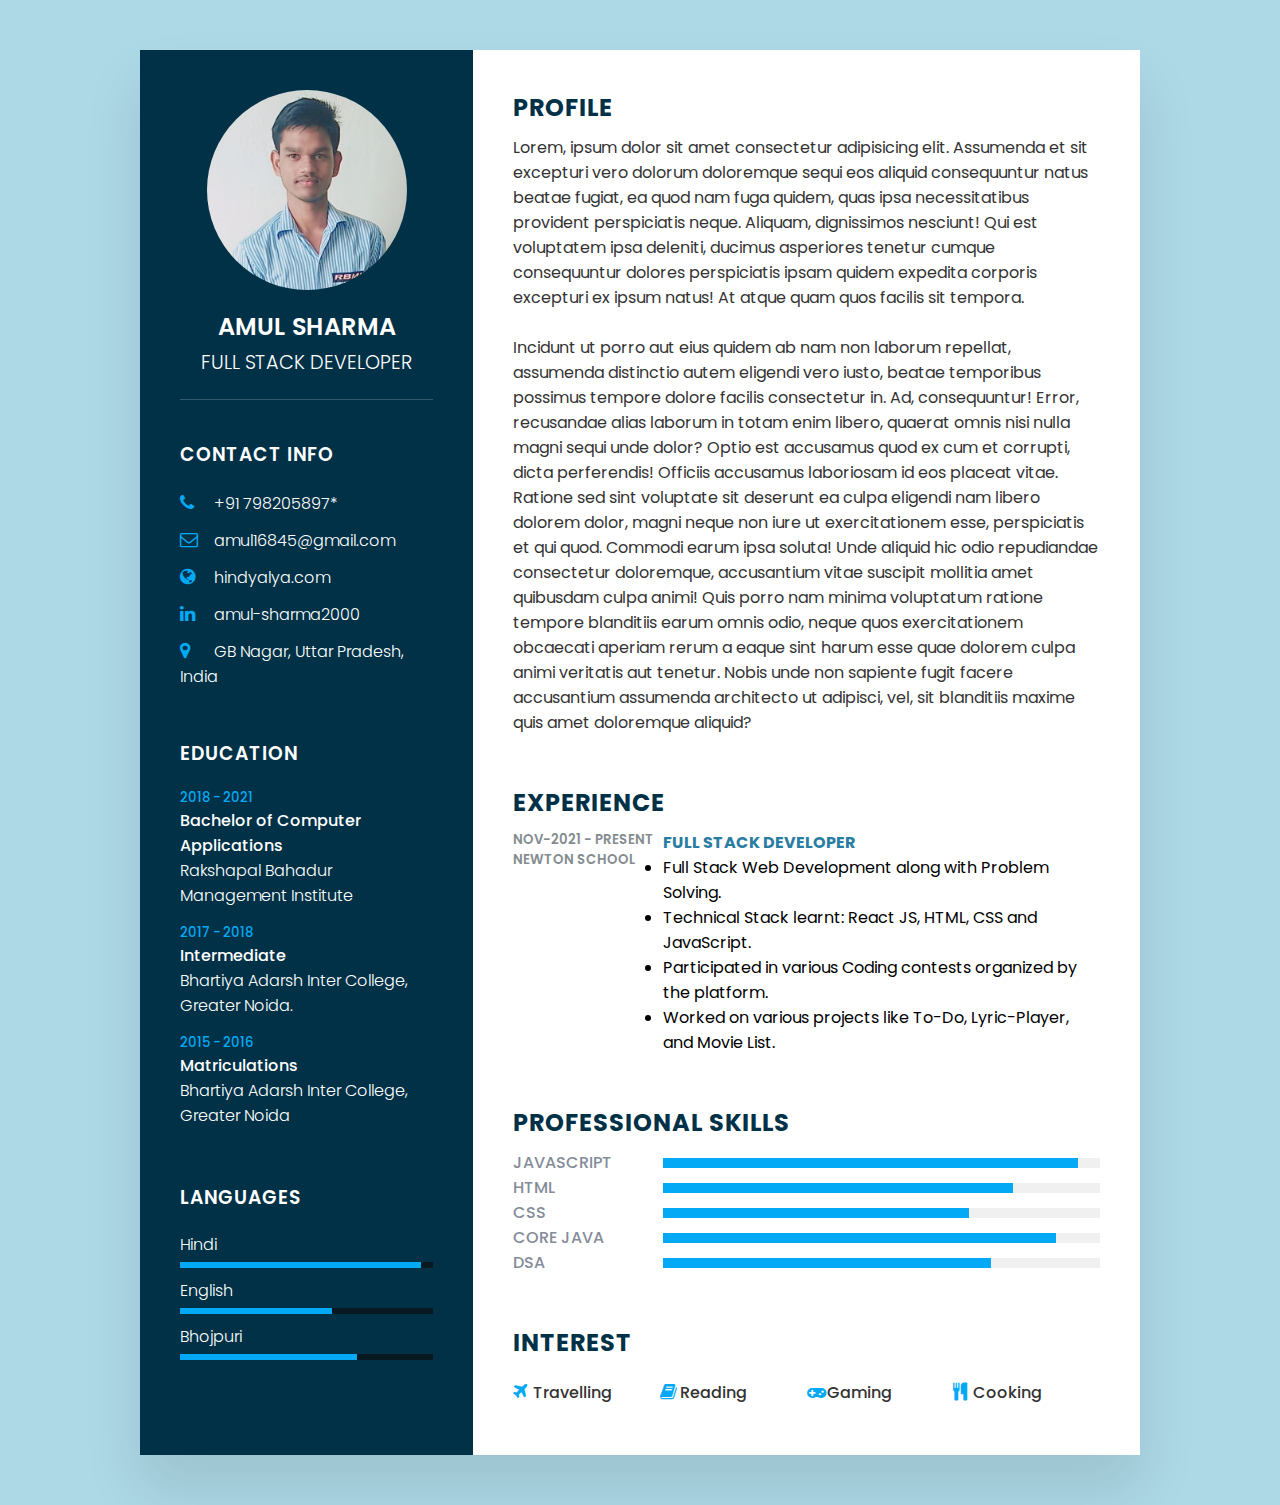
<file: index.html>
<!DOCTYPE html>
<html lang="en">
<head>
    <meta charset="UTF-8">
    <meta http-equiv="X-UA-Compatible" content="IE=edge">
    <meta name="viewport" content="width=device-width, initial-scale=1.0">
    <title>Responsive CV using HTML & CSS</title>
    <link rel="stylesheet" href="https://cdnjs.cloudflare.com/ajax/libs/font-awesome/4.7.0/css/font-awesome.css" integrity="sha512-5A8nwdMOWrSz20fDsjczgUidUBR8liPYU+WymTZP1lmY9G6Oc7HlZv156XqnsgNUzTyMefFTcsFH/tnJE/+xBg==" crossorigin="anonymous" referrerpolicy="no-referrer" />
    <link rel="stylesheet" type="text/css" href="index.css">
</head>
<body>
    <div class="container">


        <div class="left_side">


            <div class="profileText">
                <div class="imgBx">
                    <img src="./images/propic.jpeg">
                </div>
                <h2>Amul Sharma<br> 
                    <span>Full Stack Developer</span>
                </h2>
            </div>


            <div class="contactInfo">
                <h3 class="title">Contact Info</h3>
                <ul>
                    <li>
                        <span class="icon"><i class="fa fa-phone" aria-hidden="true"></i></span>
                        <span class="text">+91 798205897*</span>
                    </li>
                    <li>
                        <span class="icon"><i class="fa fa-envelope-o" aria-hidden="true"></i></span>
                        <span class="text">amul16845@gmail.com</span>
                    </li>
                    <li>
                        <span class="icon"><i class="fa fa-globe" aria-hidden="true"></i></span>
                        <span class="text">hindyalya.com</span>
                    </li>
                    <li>
                        <span class="icon"><i class="fa fa-linkedin" aria-hidden="true"></i></span>
                        <span class="text">amul-sharma2000</span>
                    </li>
                    <li>
                        <span class="icon"><i class="fa fa-map-marker" aria-hidden="true"></i></span>
                        <span class="text">GB Nagar, Uttar Pradesh, India</span>
                    </li>
                </ul>
            </div>


            <div class="contactInfo education">
                <h3 class="title">Education</h3>
                <ul>
                    <li>
                        <h5>2018 - 2021</h5>
                        <h4>Bachelor of Computer Applications</h4>
                        <h4>Rakshapal Bahadur Management Institute</h4>
                    </li>
                    <li>
                        <h5>2017 - 2018</h5>
                        <h4>Intermediate</h4>
                        <h4>Bhartiya Adarsh Inter College, Greater Noida.</h4>
                    </li>
                    <li>
                        <h5>2015 - 2016</h5>
                        <h4>Matriculations</h4>
                        <h4>Bhartiya Adarsh Inter College, Greater Noida</h4>
                    </li>
                </ul>
            </div>
            
            
            <div class="contactInfo language">
                <h3 class="title">Languages</h3>
                <ul>
                    <li>
                        <span class="text">Hindi</span>
                        <span class="percent">
                            <div style="width: 95%;"></div>
                        </span>
                    </li>
                    <li>
                        <span class="text">English</span>
                        <span class="percent">
                            <div style="width: 60%;"></div>
                        </span>
                    </li>
                    <li>
                        <span class="text">Bhojpuri</span>
                        <span class="percent">
                            <div style="width: 70%;"></div>
                        </span>
                    </li>
                </ul>
            </div>
        </div>


        <div class="right_side">
            <div class="about">
                <h2 class="title2">Profile</h2>
                <p>Lorem, ipsum dolor sit amet consectetur adipisicing elit. Assumenda et sit excepturi vero dolorum doloremque sequi eos aliquid consequuntur natus beatae fugiat, ea quod nam fuga quidem, quas ipsa necessitatibus provident perspiciatis neque. Aliquam, dignissimos nesciunt! Qui est voluptatem ipsa deleniti, ducimus asperiores tenetur cumque consequuntur dolores perspiciatis ipsam quidem expedita corporis excepturi ex ipsum natus! At atque quam quos facilis sit tempora.<br><br>Incidunt ut porro aut eius quidem ab nam non laborum repellat, assumenda distinctio autem eligendi vero iusto, beatae temporibus possimus tempore dolore facilis consectetur in. Ad, consequuntur! Error, recusandae alias laborum in totam enim libero, quaerat omnis nisi nulla magni sequi unde dolor? Optio est accusamus quod ex cum et corrupti, dicta perferendis! Officiis accusamus laboriosam id eos placeat vitae. Ratione sed sint voluptate sit deserunt ea culpa eligendi nam libero dolorem dolor, magni neque non iure ut exercitationem esse, perspiciatis et qui quod. Commodi earum ipsa soluta! Unde aliquid hic odio repudiandae consectetur doloremque, accusantium vitae suscipit mollitia amet quibusdam culpa animi! Quis porro nam minima voluptatum ratione tempore blanditiis earum omnis odio, neque quos exercitationem obcaecati aperiam rerum a eaque sint harum esse quae dolorem culpa animi veritatis aut tenetur. Nobis unde non sapiente fugit facere accusantium assumenda architecto ut adipisci, vel, sit blanditiis maxime quis amet doloremque aliquid?</p>
            </div>
            <div class="about">
                <h2 class="title2">Experience</h2>
                <div class="box">
                    <div class="year_company">
                        <h5>Nov-2021 - Present</h5>
                        <h5>Newton School</h5>
                    </div>
                    <div class="text">
                        <h4>Full Stack Developer</h4>
                        <p><li>Full Stack Web Development along with Problem Solving.</li>
                            <li>Technical Stack learnt: React JS, HTML, CSS and JavaScript.</li>
                            <li>Participated in various Coding contests organized by the platform.</li>
                            <li> Worked on various projects like To-Do, Lyric-Player, and Movie List.</li>
                           </p>
                    </div>
                </div>
            </div>

            <div class="about skills">
                <h2 class="title2">Professional Skills</h2>
                <div class="box">
                    <h4>JavaScript</h4>
                    <div class="percent">
                        <div style="width: 95%;"></div>
                    </div>
                </div>
                <div class="box">
                    <h4>HTML</h4>
                    <div class="percent">
                        <div style="width: 80%;"></div>
                    </div>
                </div>
                <div class="box">
                    <h4>CSS</h4>
                    <div class="percent">
                        <div style="width: 70%;"></div>
                    </div>
                </div>
                <div class="box">
                    <h4>Core Java</h4>
                    <div class="percent">
                        <div style="width: 90%;"></div>
                    </div>
                </div>
                <div class="box">
                    <h4>DSA</h4>
                    <div class="percent">
                        <div style="width: 75%;"></div>
                    </div>
                </div>
            </div>


            <div class="about interest">
                <h2 class="title2">Interest</h2>
                <ul>
                    <li><i class="fa fa-plane" aria-hidden="true"></i>Travelling</li>
                    <li><i class="fa fa-book" aria-hidden="true"></i>Reading</li>
                    <li><i class="fa fa-gamepad" aria-hidden="true"></i>Gaming</li>
                    <li><i class="fa fa-cutlery" aria-hidden="true"></i>Cooking</li>
                </ul>
            </div>


        </div>
    </div>
    
</body>
</html>
</file>
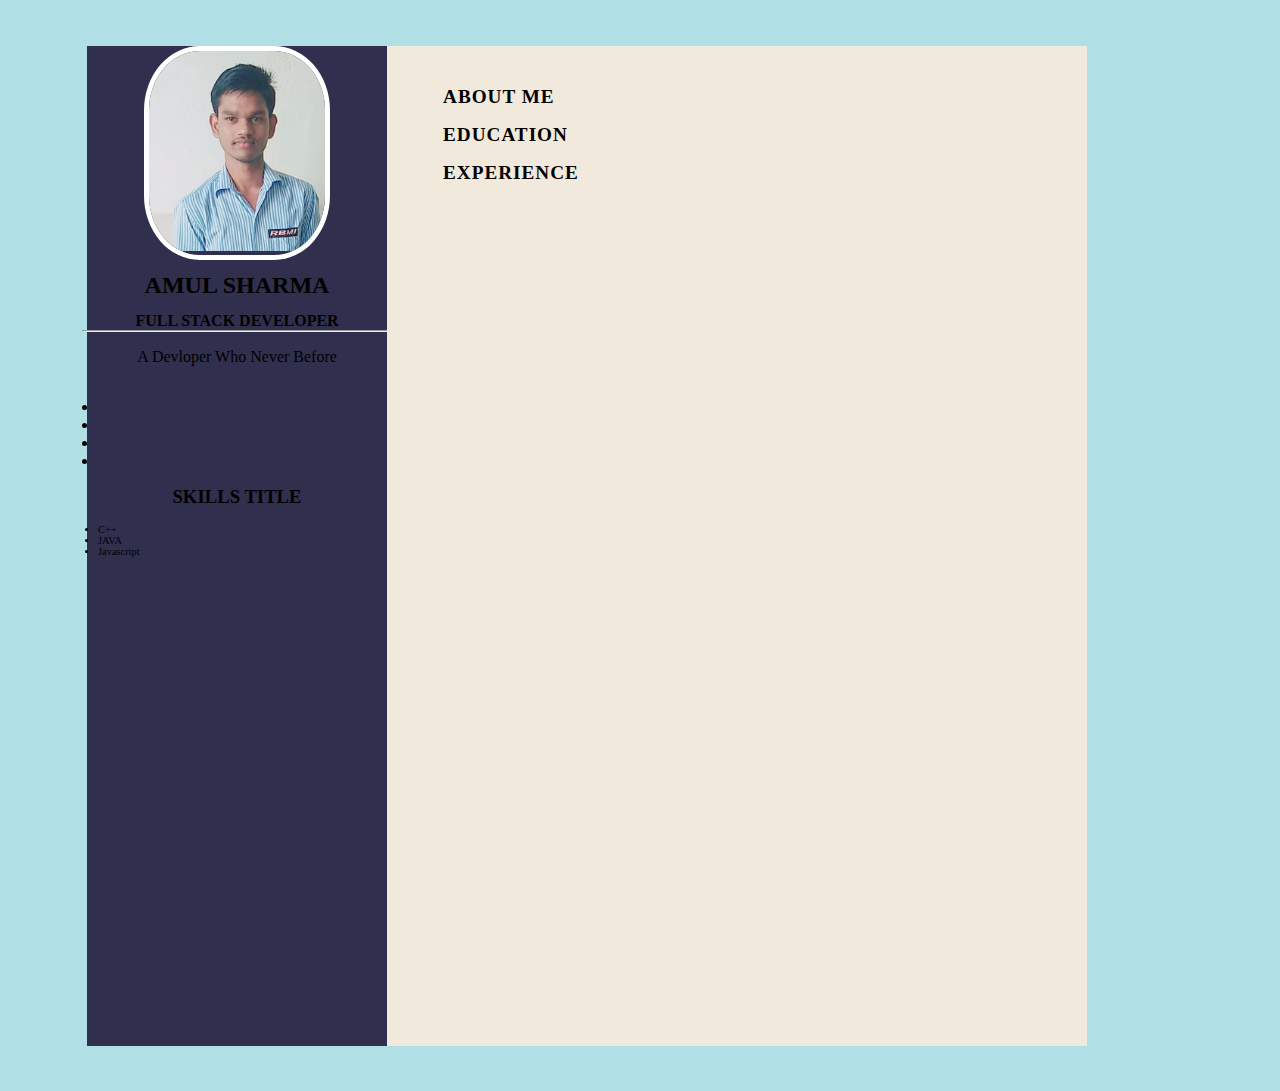
<file: resume.html>
<!DOCTYPE html>
<html lang="en">
<head>
    <meta charset="UTF-8">
    <meta http-equiv="X-UA-Compatible" content="IE=edge">
    <meta name="viewport" content="width=device-width, initial-scale=1.0">
    <link rel="stylesheet" href="resume.css">
    <title>Resume</title>
</head>
<body class="body">
    <main class="main-content">
        <section class="left-section">
        <div class="left-content">
            <div class="profile-details"></div>
            <div class="profile-image">
                <img src="images/propic.jpeg" alt="propic">
            </div>
            <h2 class="name">AMUL SHARMA</h2>
            <h4 class="designation">FULL STACK DEVELOPER</h4>
            <hr>
            <p class="description">A devloper who never before</p>
            <div class="contact-item">
                <div class="social-media">
                    <li class="icon"></li>
                    <li class="icon"></li>
                    <li class="icon"></li>
                    <li class="icon"></li>
                </div>
                <div class="skills">
                    <h3>Skills Title</h3>
                    </div>
                    <div class="skill-name">
                    <li class="list">C++</li>
                    <li class="list">JAVA</li>
                    <li class="list">Javascript</li>
                    </div>
                </div>
                <div class="Progress Bar">

                </div>

            </div>
        </div>
        </section>
        <section class="right-section">
            <div class="right-main-section">
                
                <h3 class="right-title">about me</h3>

                <h3 class="right-title">education</h3>

                <h3 class="right-title">experience</h3>
            </div>

        </section>
    </main>
    
</body>
</html>
</file>
<file: index.css>
@import url('https://fonts.googleapis.com/css?family=Poppins:200,300,400,500,600,700,800,900&display+swap');
*
{
    margin: 0;
    padding: 0;
    box-sizing: border-box;
    font-family: 'Poppins', sans-serif;
}
body{
    background: lightblue;
    display: flex;
    justify-content: center;
    align-items: center;
    min-height: 100vh;
}
.container{
    position: relative;
    width: 100%;
    max-width: 1000px;
    min-height: 1000px;
    background: #fff;
    margin: 50px;
    display: grid;
    grid-template-columns: 1fr 2fr;
    box-shadow: 0 35px 55px rgba(0, 0, 0, 0.1);
}
.container .left_side{
    position: relative;
    background: #003147;
    padding: 40px;
}
.profileText{
    position: relative;
    display: flex;
    flex-direction: column;
    align-items: center;
    padding-bottom: 20px;
    border-bottom: 1px solid rgba(255,255,255,0.2);
}
.profileText .imgBx{
    position: relative;
    width: 200px;
    height: 200px;
    border-radius: 50%;
    overflow: hidden;
}
.profileText .imgBx img{
    position: absolute;
    top: 0;
    left: 0;
    width: 100%;
    height: 100%;
    object-fit: cover;
}
.profileText h2{
    color: #fff;
    font-size: 1.5em;
    margin-top: 20px;
    text-transform: uppercase;
    text-align: center;
    font-weight: 600;
    line-height: 1.4em;
}
.profileText h2 span{
    font-size: 0.8em;
    font-weight: 300;
}
.contactInfo{
    padding-top: 40px;

}
.title{
    color: #fff;
    text-transform: uppercase;
    font-weight: 600;
    letter-spacing: 1px;
    margin-bottom: 20px;
}
.contactInfo ul{
    position: relative;
}
.contactInfo ul li{
    position: relative;
    list-style: none;
    margin: 10px 0;
    cursor: pointer;
}
.contactInfo ul li .icon{
    display: inline-block;
    width: 30px;
    font-size: 18px;
    color: #03a9f4;
}
.contactInfo ul li span{
    color: #fff;
    font-weight: 300;
}
.contactInfo.education li{
    margin-bottom: 15px;
}
.contactInfo.education h5{
    color: #03a9f4;
    font-weight: 500;
}
.contactInfo.education h4:nth-child(2){
    color: #fff;
    font-weight: 500;
}
.contactInfo.education h4{
    color: #fff;
    font-weight: 300;
}
.contactInfo.language .percent{
    position: relative;
    width: 100%;
    height: 6px;
    background: #081921;
    display: block;
    margin-top: 5px;
}
.contactInfo.language .percent div{
    position: absolute;
    top: 0;
    left: 0;
    height: 100%;
    background: #03a9f4;
}

.container .right_side{
    position: relative;
    background: #fff;
    padding: 40px;
}
.about{
    margin-bottom: 50px;
}
.about:last-child{
    margin-bottom: 0;
}
.title2{
    color: #003147;
    text-transform: uppercase;
    letter-spacing: 1px;
    margin-bottom: 10px;
}
p{
    color: #333;
}
li{
    text-decoration: none;
}
.about .box{
    display: flex;
    flex-direction: row;
    margin: 20px, 0;
}
.about .box .year_company{
    min-width: 150px;
}
.about .box .year_company h5{
    text-transform: uppercase;
    color: #848c90;
    font-weight: 600;
}
.about .box .text h4{
    text-transform: uppercase;
    color: #2a7da2;
    font-size: 16px;
}
.skills .box{
    position: relative;
    width: 100%;
    display: grid;
    grid-template-columns: 150px 1fr;
    justify-content: center;
    align-items: center;
}
.skills .box h4{
    text-transform: uppercase;
    color: #848c99;
    font-weight: 500;
}
.skills .box .percent{
    position: relative;
    width: 100%;
    height: 10px;
    background: #f0f0f0;
}
.skills .box .percent div{
    position: absolute;
    top: 0;
    left: 0;
    height: 100%;
    background: #03a9f4;
}
.interest ul{
    display: grid;
    grid-template-columns: repeat(4,1fr);
}
.interest ul li{
    list-style: none;
    color: #333;
    font-weight: 500;
    margin: 10px 0;
}
.interest ul li .fa{
    color: #03a9f4;
    font-size: 18px;
    width: 20px;
}
@media (max-width: 1000px){
    .container{
        margin: 10px;
        grid-template-columns: repeat(1,1fr);
    }
    .interest ul{
        grid-template-columns: repeat(2,1fr);
    }
}
@media (max-width: 600px){
    .about .box{
        flex-direction: column;
    }
    .about .box .year_company{
        min-width: 150px;
        margin-bottom: 5px;
    }
    .interest ul{
        grid-template-columns: repeat(1,1fr);
    }
    .skills .box{
        grid-template-columns: repeat(1,1fr);
    }
}
</file>
<file: resume.css>
@import url('https://fonts.googleapis.com/css2?family=Poppins:wght@300;400;500;600;700&display=swap');
*, *::after, *::before {
    padding: 0;
    margin: 0;
    box-sizing: border-box;
}
.body{
    padding:2%;
    background: powderblue;
}

.main-content{
    display: grid;
    grid-template-columns:300px 700px;
    width: 90%;
    margin: 20px auto;
    min-height: 1000px;

}
.left-section{
    display: grid;
    justify-content:center;
    min-width: 300px;
    background: rgb(48, 48, 78);
    

}
.left-content{
    padding:1 rem;

}
.profile-details{

}
.profile-image{
    display:block;
    margin: auto;
    border: 5px solid white;
    border-radius: 30%;
    width: 60%;
    overflow: hidden;
}
.profile-image img{
    height: 200px;
    width: 300px;
    padding-right: 110px;
    
}
.name{
    font-size: 1.2 rem;
    font-weight: 700;
    text-align: center;
    text-transform: uppercase;
    letter-spacing: 0.02px;
    padding: 0.8rem;

}
.designation{
    font-size: 1rem;
    text-align: center;
    text-transform: uppercase;
    padding-bottom:0.5;


}
.description{
    font-size: 0.75;
    text-align: center;
    padding-top: 1rem;
    padding-bottom: 1rem;
    text-transform:capitalize;


}
.contact-item{
    padding:1rem ;

}
.icon{

}
.skills{
    font-size: 0.75 rem;
    text-align: center;
    text-transform: uppercase;
    padding-top: 1rem;
    padding-bottom: 1rem;
    padding-left: 0.5rem;
    padding-right: 0.5rem;

}
.skill-name{
    font-size: 0.65rem;
    text-align: left;
    padding-bottom: 0.5;

}
.progress-bar{
    border: 1px solid white;
    height: 4px;
}
/*CSS start for right section */
.right-section{
    display: grid;
    justify-content:left;
    min-width: 700px;
    background-color: rgb(241, 233, 219);

}
.right-main-section{
    padding-bottom:  2rem;
    padding-top: 2rem;
    padding-left: 3rem;
    padding-right: 3rem;

}
.right-title{
    text-transform: uppercase;
    font-size: 1.2rem;
    font-weight:700;
    padding: 00.5rem;
    letter-spacing: 1px;
}
</file>
